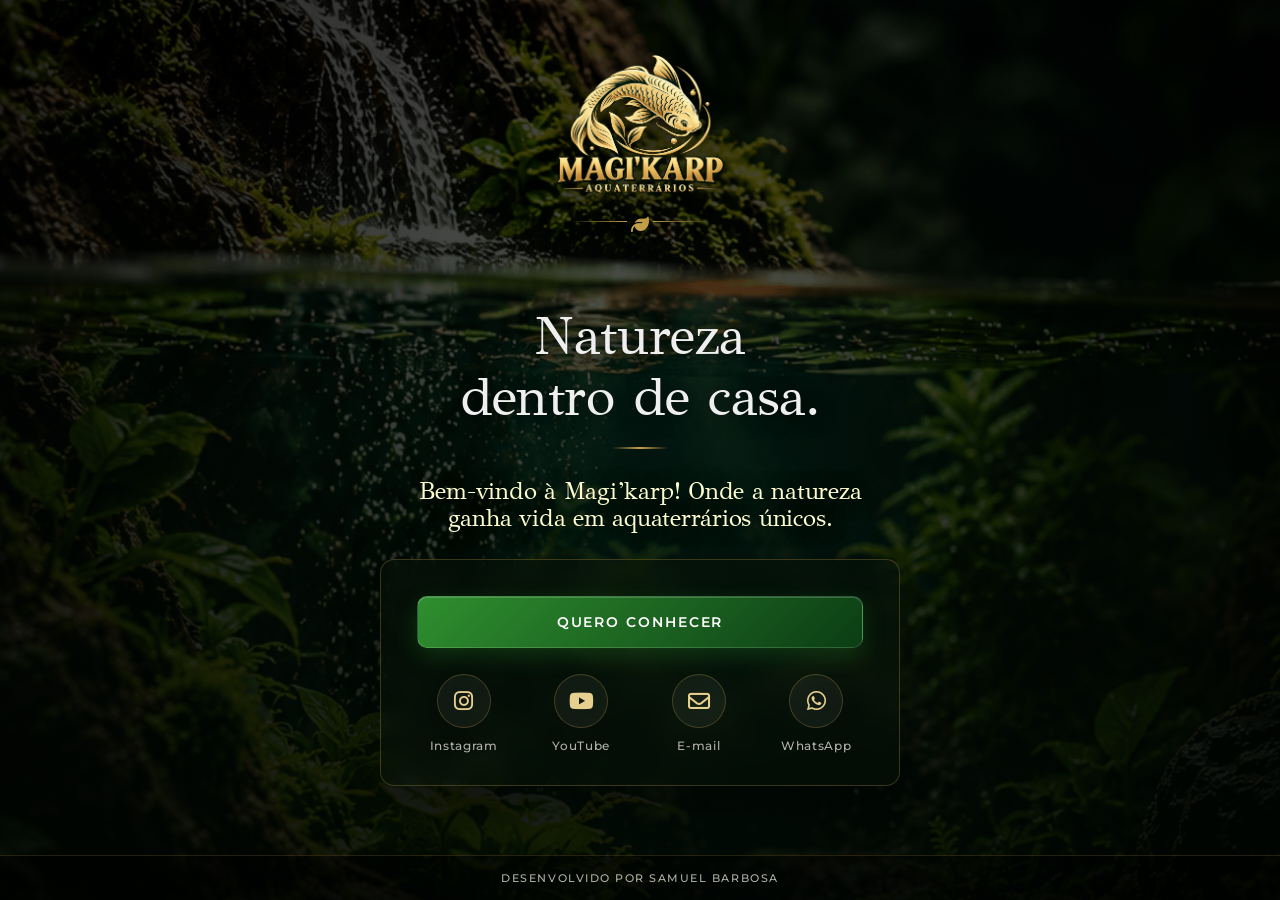
<file: index.html>
<html lang="pt-BR">
<head> 

    <!-- =========================================
         CONFIGURACIÓN BÁSICA
    ========================================== -->

    <meta charset="UTF-8">
    <meta 
        name="viewport" 
        content="width=device-width, initial-scale=1.0">

    <title>Magi'Karp | Aquaterrários</title>
    <meta
        name="description"
        content="Projetos exclusivos de aquaterrários, terrários e biótopos naturais, feitos com paixão."
    >
    <meta
        name="author"
        content="Magi'Karp"
    >
    <meta
        name="robots"
        content="index, follow"
    >
    <meta
        name="language"
        content="pt-BR"
    >
    <!-- =========================================
         URL CANÓNICA
    ========================================== -->

    <link
        rel="canonical"
        href="https://samuelldejesus.github.io/MagiKarp-card.sb/"
    >


    <!-- =========================================
         COLOR DEL NAVEGADOR / MÓVIL
    ========================================== -->

    <meta
        name="theme-color"
        content="#0d0d0d"
    >

    <meta
        name="color-scheme"
        content="dark light"
    >


    <!-- =========================================
         FAVICON
    ========================================== -->

    <link
        rel="icon"
        type="image/png"
        href="img/favicon.png"
    >

    <link
        rel="apple-touch-icon"
        href="img/apple-touch-icon.png"
    >


    <!-- =========================================
         OPEN GRAPH
         Para WhatsApp, Facebook, LinkedIn, etc.
    ========================================== -->

    <meta
        property="og:type"
        content="website"
    >

    <meta
        property="og:title"
        content="Magi'Karp | Aquaterrários"
    >

    <meta
        property="og:description"
        content="Aquaterrários con vida e personalidade"
    >

    <meta
        property="og:url"
        content="https://samuelldejesus.github.io/MagiKarp-card.sb/"
    >

    <meta
        property="og:image"
        content="https://samuelldejesus.github.io/MagiKarp-card.sb/img/preview.jpg"
    >

    <meta
        property="og:image:alt"
        content="Magi'Karp - Aquaterrários"
    >

    <meta
        property="og:locale"
        content="pt-BR"
    >

    <meta
        property="og:site_name"
        content="Magi'Karp | Aquaterrários"
    >


    <!-- =========================================
         TWITTER / X
    ========================================== -->

    <meta
        name="twitter:card"
        content="summary_large_image"
    >

    <meta
        name="twitter:title"
        content="Magi'Karp | Aquaterrários"
    >

    <meta
        name="twitter:description"
        content="Aquaterrários com vida e personalidade."
    >

    <meta
        name="twitter:image"
        content="https://samuelldejesus.github.io/MagiKarp-card.sb/img/preview.jpg"
    >

    <meta
        name="twitter:image:alt"
        content="Magi'Karp | Aquaterrários"
    >


    <!-- =========================================
         FUENTES
    ========================================== -->

    <link
        rel="preconnect"
        href="https://fonts.googleapis.com"
    >

    <link
        rel="preconnect"
        href="https://fonts.gstatic.com"
        crossorigin
    >

    <link
        href="https://fonts.googleapis.com/css2?family=Montserrat:wght@300;400;500;600;700&display=swap"
        rel="stylesheet"
    >


    <!-- =========================================
         ICONOS
    ========================================== -->

    <link
        rel="stylesheet"
        href="https://cdnjs.cloudflare.com/ajax/libs/font-awesome/6.7.2/css/all.min.css"
    >


    <!-- =========================================
         CSS
    ========================================== -->

    <link href="https://cdn.jsdelivr.net/npm/bootstrap@5.0.2/dist/css/bootstrap.min.css" rel="stylesheet" integrity="sha384-EVSTQN3/azprG1Anm3QDgpJLIm9Nao0Yz1ztcQTwFspd3yD65VohhpuuCOmLASjC" crossorigin="anonymous">

    <link
        rel="stylesheet"
        href="style.css"
    >
    <link rel="stylesheet" href="stylessheet.css">

</head>
<body>
    
        <div class="contenedor-principal card">

            <header>
                <div class="container mb-5">
                    <div class="row justify-content-end justify-content-lg-center">

                        <section class="col-auto">
                            <div class="caja-logo text-center mt-3 me-3">
                                <img src="img/Logotipo.png" alt="logotipo de magi'karp">
                            
                                <div class="f-ico d-flex align-items-center justify-content-center gap-1">
                                
                                    <div class="linea-1"></div>
                                    <i class="fa-solid fa-leaf dorado mt-2"></i>
                                    <div class="linea-2"></div>
                                
                                </div>
                            </div>
                        </section>
                    </div>
                </div>
            </header>
            
            <main>

                <h1>Natureza dentro de casa.</h1>
                <p>Bem-vindo à Magi’karp! Onde a natureza ganha vida em aquaterrários únicos.</p>
                
                <section class="contactos">

                    <div class="container">

                        <div class="row ">
                            <div class="col">
                                <div class="d-flex align-items-center justify-content-center">
                                    <a href="pages/inicio.html"
                                        target="_blank"
                                        rel="noopener noreferrer"
                                        class=" btn-orcamento d-flex justify-content-around align-items-center">

                        
                                        <span>Quero conhecer</span>
                                    </a>
                                </div>
                            </div>
                        </div>

                        <div class="row">

                            <div class="col-3 col-md-3 col-lg-3">

                                <div class="caja-contato">
                                    <a href="https://www.instagram.com/aquaterrarios_magikarp/"
                                        target="_blank"
                                        rel="noopener noreferrer"
                                        class="">

                                        <i class="fa-brands fa-instagram"></i>
                                        <span>Instagram</span>
                                    </a>
                                </div>

                            </div>

                            <div class="col-3 col-md-3 col-lg-3">
                                
                                <div class="caja-contato">
                                    <a href="https://www.youtube.com/@aquaterrarios_magikarp"
                                        target="_blank"
                                        rel="noopener noreferrer"
                                        class="">

                                        <i class="fa-brands fa-youtube"></i>
                                        <span>YouTube</span>

                                    </a>
                                </div>

                            </div>

                            <div class="col-3 col-md-3 col-lg-3">

                                <div class="caja-contato">
                                    <a href="mailto:trabalhoeconfortooficial@gmail?subject=Solicitar%20informaci%C3%B3n&body=Hola,%20me%20gustar%C3%ADa%20recibir%20m%C3%A1s%20informaci%C3%B3n%20sobre%20vuestros%20servicios."
                                        target="_blank"
                                        rel="noopener noreferrer"
                                        class="">

                                        <i class="fa-regular fa-envelope"></i>
                                        <span>E-mail</span>
                                    </a>
                                </div>

                            </div>

                            <div class="col-3 col-md-3 col-lg-3">

                                <div class="caja-contato">
                                    <a href="https://wa.me/5561992721948?text=Olá!%20Gostaria%20de%20solicitar%20um%20orçamento%20personalizado.%20"
                                        target="_blank"
                                        rel="noopener noreferrer"
                                        class="">

                                        <i class="fa-brands fa-whatsapp"></i>
                                        <span>WhatsApp</span>
                                    </a>
                                </div>

                            </div>

                        </div>

                    </div>

                </section>

            </main>

            <footer>

                <div class="container-fluid">
                    <div class="row">
                        <div class="f-ico d-flex align-items-center justify-content-center gap-2">

                        </div>
                        <a class="dev" href="https://www.instagram.com/samuell_dev/" target="_blank" rel="noopener noreferrer">Desenvolvido por Samuel Barbosa</a>

                    </div>
                </div>

            </footer>

        </div>

<script src="https://cdn.jsdelivr.net/npm/bootstrap@5.0.2/dist/js/bootstrap.bundle.min.js" integrity="sha384-MrcW6ZMFYlzcLA8Nl+NtUVF0sA7MsXsP1UyJoMp4YLEuNSfAP+JcXn/tWtIaxVXM" crossorigin="anonymous"></script>
</body>
</html>
</file>
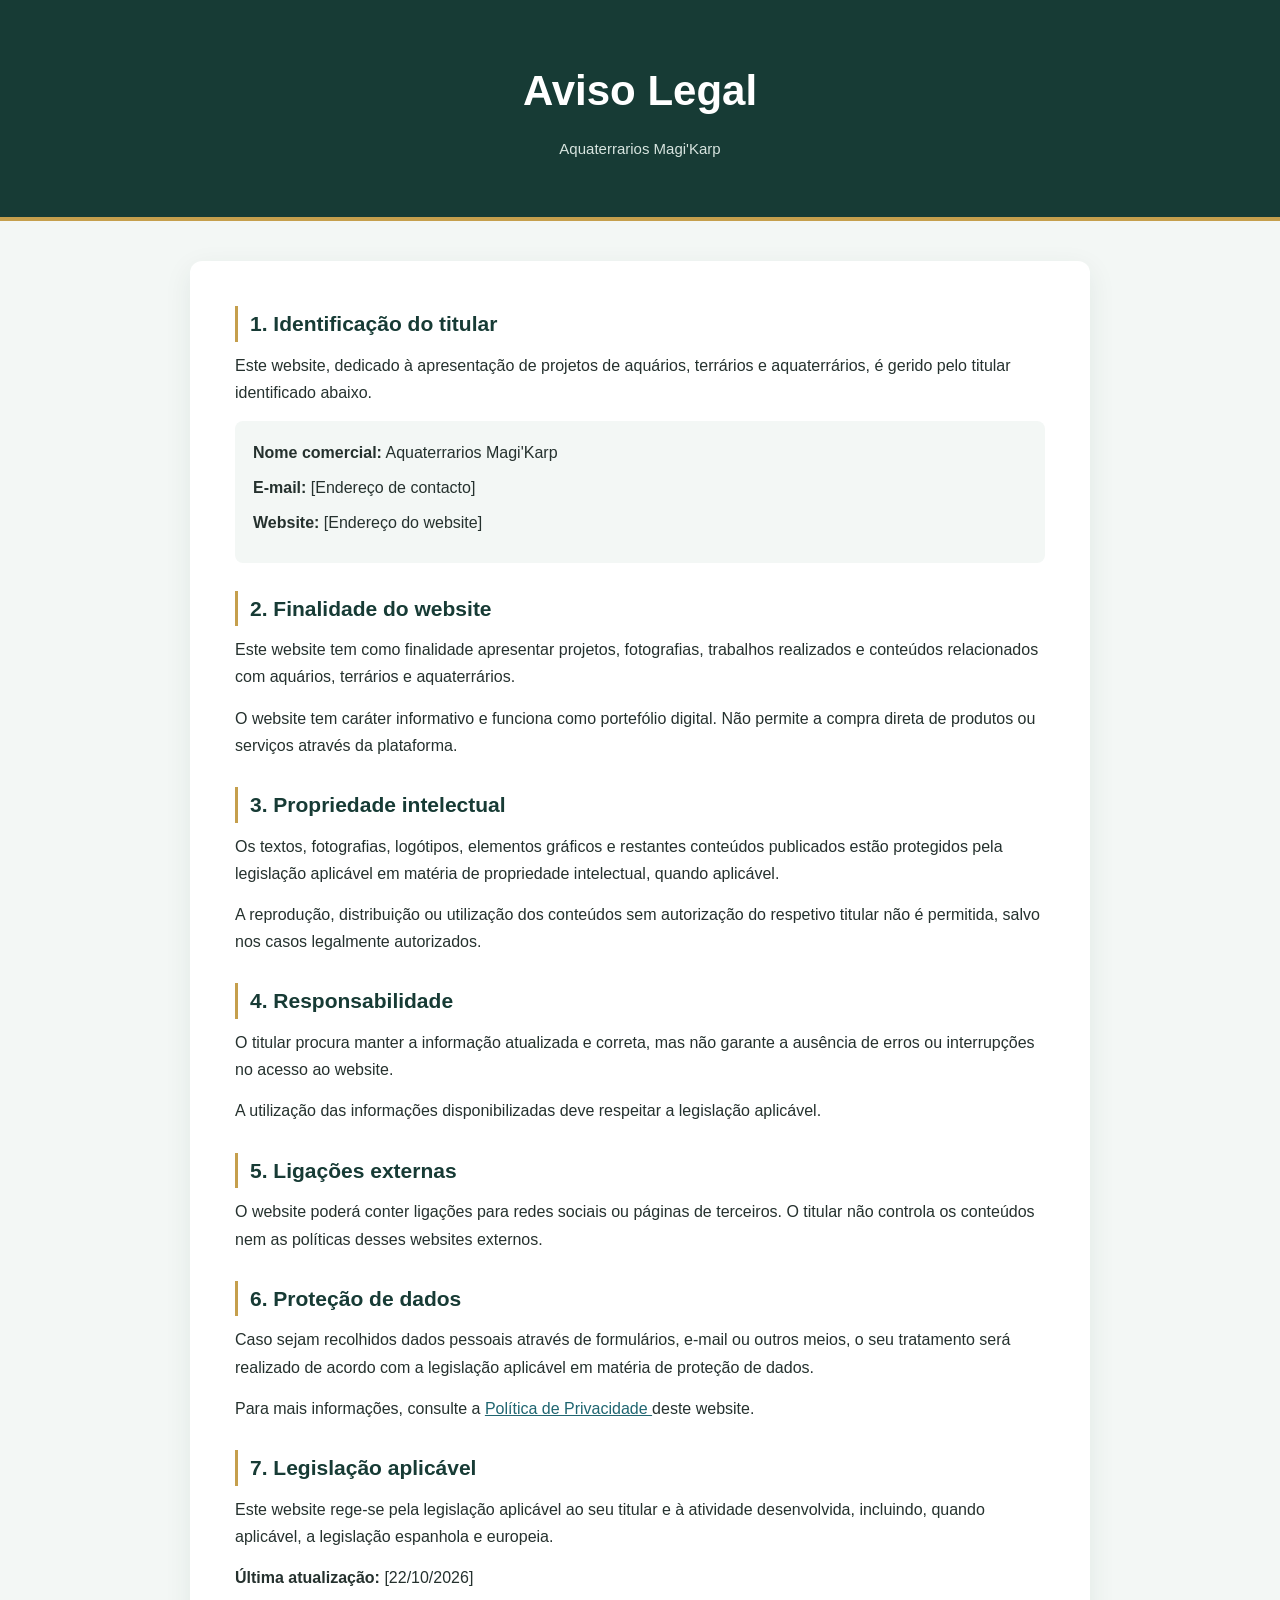
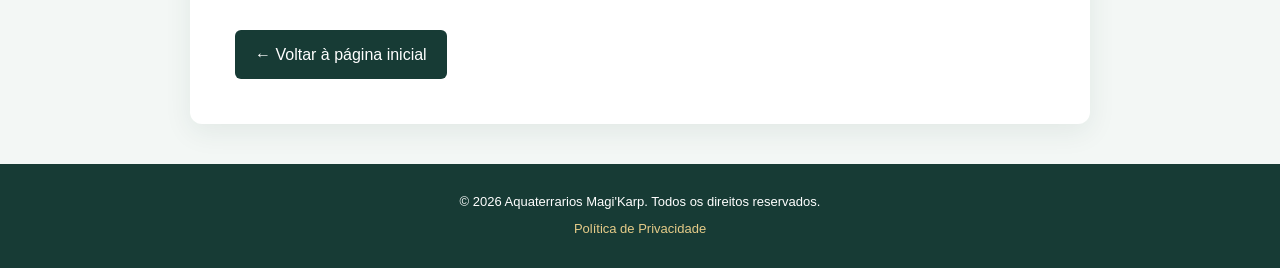
<file: pages/aviso_legal.html>
<!DOCTYPE html>
<html lang="pt-PT">

<head>
    <meta charset="UTF-8">
    <meta name="viewport" content="width=device-width, initial-scale=1.0">

    <meta name="robots" content="index, follow">
    <meta name="description"
        content="Aviso legal do website Aquaterrarios Magi'Karp.">

    <title>Aviso Legal | Aquaterrarios Magi'Karp</title>

    <style>
        :root {
            --verde: #173b35;
            --verde-claro: #1f6570;
            --dourado: #c59f4d;
            --fundo: #f3f7f5;
            --texto: #25312e;
            --branco: #ffffff;
        }

        * {
            margin: 0;
            padding: 0;
            box-sizing: border-box;
        }

        html {
            scroll-behavior: smooth;
        }

        body {
            font-family: Arial, Helvetica, sans-serif;
            background: var(--fundo);
            color: var(--texto);
            line-height: 1.7;
        }

        header {
            background: var(--verde);
            color: var(--branco);
            text-align: center;
            padding: 55px 20px;
            border-bottom: 4px solid var(--dourado);
        }

        header h1 {
            font-size: clamp(28px, 5vw, 42px);
            margin-bottom: 10px;
        }

        header p {
            color: #d7e4df;
            font-size: 15px;
        }

        main {
            width: min(900px, 92%);
            margin: 40px auto;
            background: var(--branco);
            padding: clamp(22px, 5vw, 45px);
            border-radius: 12px;
            box-shadow: 0 8px 28px rgba(23, 59, 53, 0.08);
        }

        main h2 {
            color: var(--verde);
            font-size: 21px;
            margin: 28px 0 10px;
            padding-left: 12px;
            border-left: 3px solid var(--dourado);
        }

        main h2:first-child {
            margin-top: 0;
        }

        main p {
            margin-bottom: 14px;
        }

        main a {
            color: var(--verde-claro);
            overflow-wrap: anywhere;
        }

        .dados {
            background: var(--fundo);
            padding: 18px;
            border-radius: 8px;
            margin: 15px 0;
        }

        .dados p {
            margin-bottom: 8px;
        }

        .aviso {
            background: #fff9e9;
            border-left: 4px solid var(--dourado);
            padding: 15px;
            margin-top: 25px;
            font-size: 14px;
        }

        .voltar {
            display: inline-block;
            margin-top: 25px;
            padding: 11px 20px;
            background: var(--verde);
            color: var(--branco);
            text-decoration: none;
            border-radius: 6px;
            transition: background 0.2s ease;
        }

        .voltar:hover {
            background: var(--verde-claro);
        }

        footer {
            background: var(--verde);
            color: var(--branco);
            text-align: center;
            padding: 22px 15px;
            font-size: 13px;
        }

        footer p {
            margin: 5px 0;
        }

        footer a {
            color: #e5cb88;
            text-decoration: none;
        }

        footer a:hover {
            text-decoration: underline;
        }

        @media (max-width: 600px) {
            header {
                padding: 40px 15px;
            }

            main {
                margin: 22px auto;
                padding: 22px 18px;
            }

            main h2 {
                font-size: 19px;
            }
        }
    </style>
</head>

<body>

    <header>
        <h1>Aviso Legal</h1>
        <p>Aquaterrarios Magi'Karp</p>
    </header>

    <main>

        <h2>1. Identificação do titular</h2>

        <p>
            Este website, dedicado à apresentação de projetos de
            aquários, terrários e aquaterrários, é gerido pelo titular
            identificado abaixo.
        </p>

        <div class="dados">
            <p><strong>Nome comercial:</strong> Aquaterrarios Magi'Karp</p>
            <p><strong>E-mail:</strong> [Endereço de contacto]</p>
            <p><strong>Website:</strong> [Endereço do website]</p>
        </div>

        <h2>2. Finalidade do website</h2>

        <p>
            Este website tem como finalidade apresentar projetos,
            fotografias, trabalhos realizados e conteúdos relacionados
            com aquários, terrários e aquaterrários.
        </p>

        <p>
            O website tem caráter informativo e funciona como portefólio
            digital. Não permite a compra direta de produtos ou serviços
            através da plataforma.
        </p>

        <h2>3. Propriedade intelectual</h2>

        <p>
            Os textos, fotografias, logótipos, elementos gráficos e
            restantes conteúdos publicados estão protegidos pela
            legislação aplicável em matéria de propriedade intelectual,
            quando aplicável.
        </p>

        <p>
            A reprodução, distribuição ou utilização dos conteúdos sem
            autorização do respetivo titular não é permitida, salvo
            nos casos legalmente autorizados.
        </p>

        <h2>4. Responsabilidade</h2>

        <p>
            O titular procura manter a informação atualizada e correta,
            mas não garante a ausência de erros ou interrupções no
            acesso ao website.
        </p>

        <p>
            A utilização das informações disponibilizadas deve respeitar
            a legislação aplicável.
        </p>

        <h2>5. Ligações externas</h2>

        <p>
            O website poderá conter ligações para redes sociais ou
            páginas de terceiros. O titular não controla os conteúdos
            nem as políticas desses websites externos.
        </p>

        <h2>6. Proteção de dados</h2>

        <p>
            Caso sejam recolhidos dados pessoais através de formulários,
            e-mail ou outros meios, o seu tratamento será realizado de
            acordo com a legislação aplicável em matéria de proteção
            de dados.
        </p>

        <p>
            Para mais informações, consulte a
            <a href="politica-privacidade.html">
                Política de Privacidade
            </a>
            deste website.
        </p>

        <h2>7. Legislação aplicável</h2>

        <p>
            Este website rege-se pela legislação aplicável ao seu
            titular e à atividade desenvolvida, incluindo, quando
            aplicável, a legislação espanhola e europeia.
        </p>

        <p>
            <strong>Última atualização:</strong> [22/10/2026]
        </p>

        <a class="voltar" href="../index.html">
            ← Voltar à página inicial
        </a>

    </main>

    <footer>
        <p>
            &copy; 2026 Aquaterrarios Magi'Karp.
            Todos os direitos reservados.
        </p>

        <p>
            <a href="politica-privacidade.html">Política de Privacidade</a>
        </p>
        
    </footer>

</body>
</html>
</file>
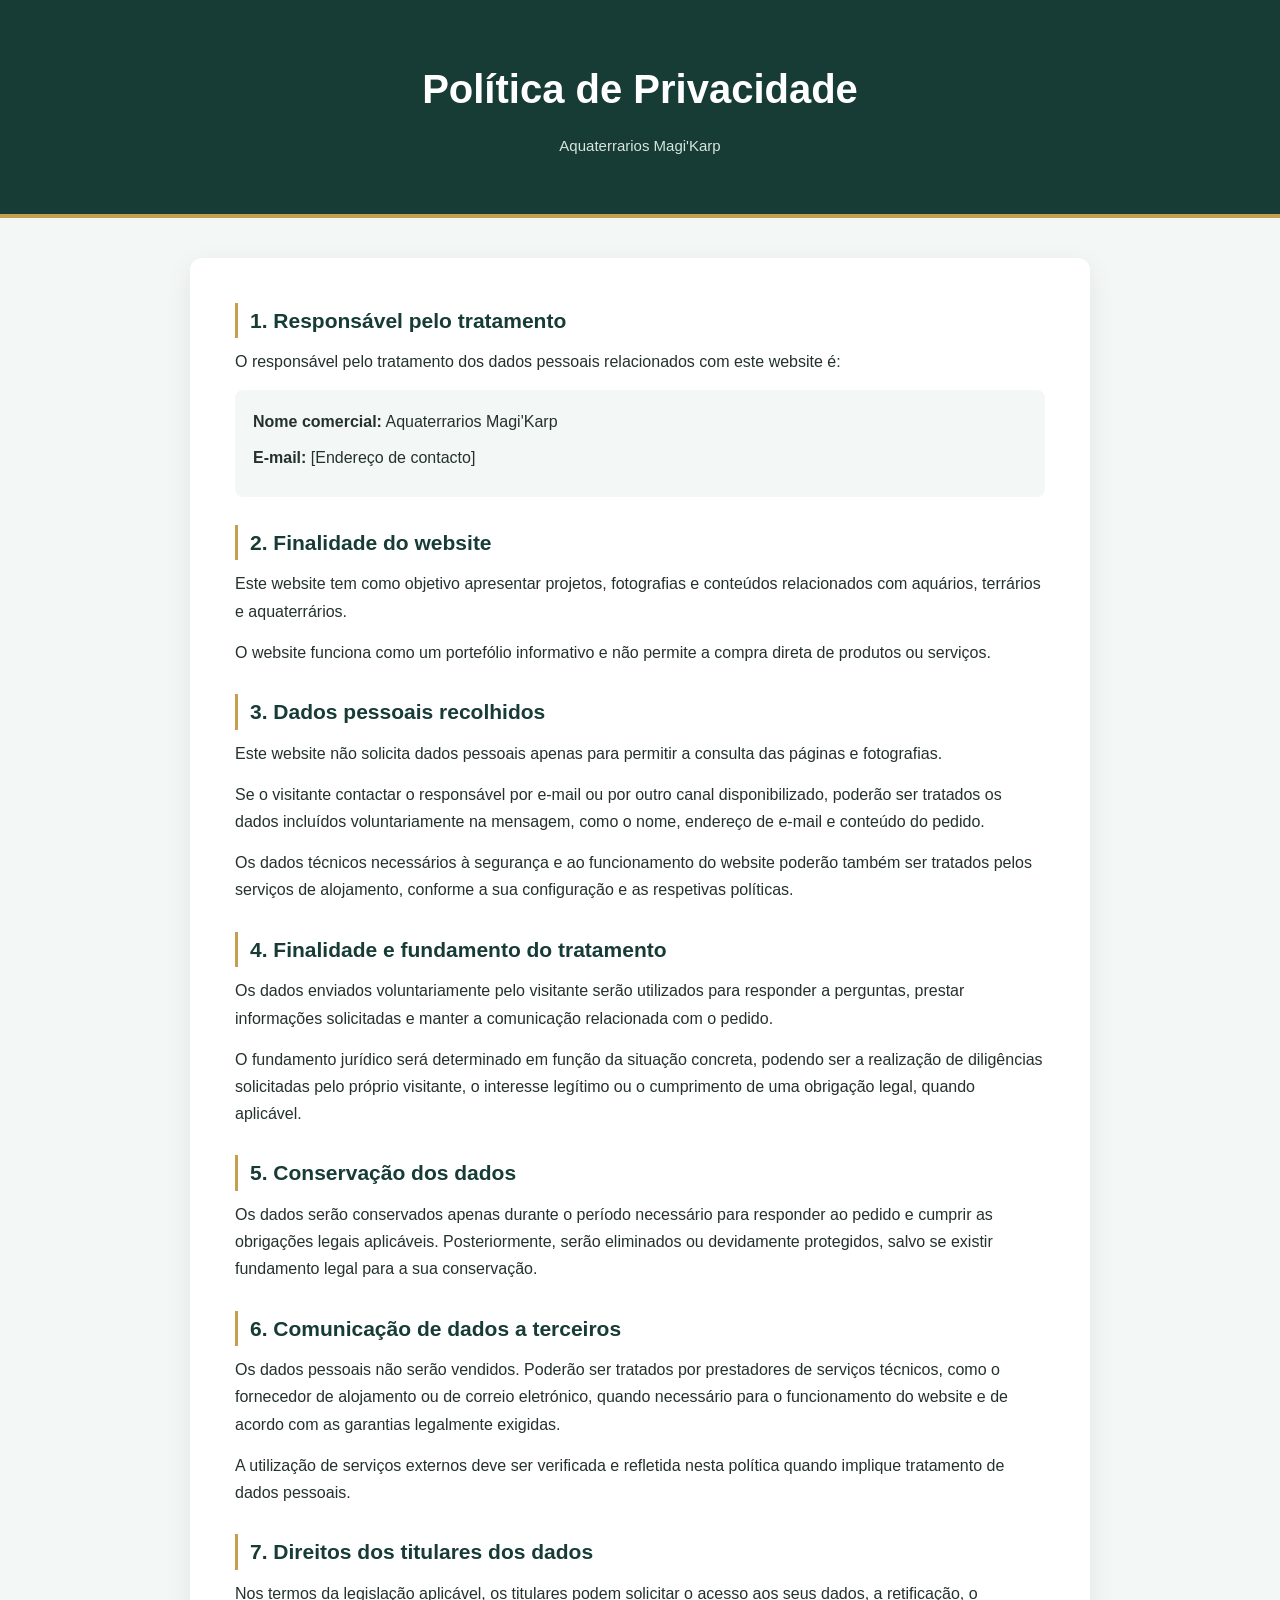
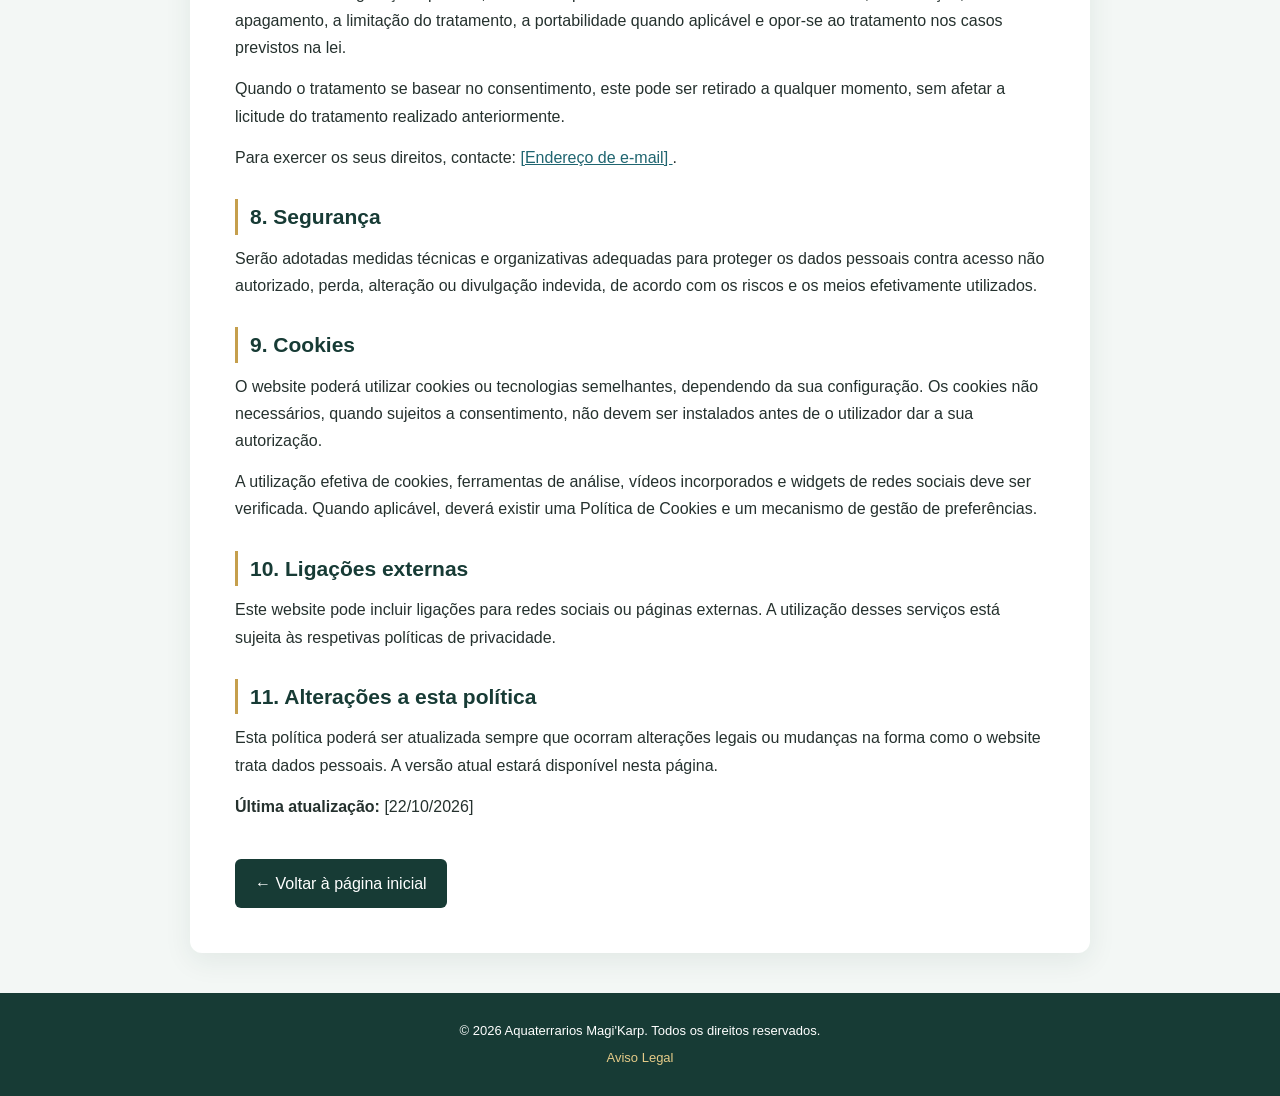
<file: pages/politica-privacidade.html>
<!DOCTYPE html>
<html lang="pt-PT">

<head>
    <meta charset="UTF-8">
    <meta name="viewport" content="width=device-width, initial-scale=1.0">

    <meta name="robots" content="index, follow">
    <meta name="description"
        content="Política de Privacidade e Proteção de Dados da Aquaterrarios Magi'Karp.">

    <title>Política de Privacidade | Aquaterrarios Magi'Karp</title>

    <style>
        :root {
            --verde: #173b35;
            --verde-claro: #1f6570;
            --dourado: #c59f4d;
            --fundo: #f3f7f5;
            --texto: #25312e;
            --branco: #ffffff;
        }

        * {
            margin: 0;
            padding: 0;
            box-sizing: border-box;
        }

        html {
            scroll-behavior: smooth;
        }

        body {
            font-family: Arial, Helvetica, sans-serif;
            background: var(--fundo);
            color: var(--texto);
            line-height: 1.7;
        }

        header {
            background: var(--verde);
            color: var(--branco);
            text-align: center;
            padding: 55px 20px;
            border-bottom: 4px solid var(--dourado);
        }

        header h1 {
            font-size: clamp(27px, 5vw, 40px);
            margin-bottom: 10px;
        }

        header p {
            color: #d7e4df;
            font-size: 15px;
        }

        main {
            width: min(900px, 92%);
            margin: 40px auto;
            background: var(--branco);
            padding: clamp(22px, 5vw, 45px);
            border-radius: 12px;
            box-shadow: 0 8px 28px rgba(23, 59, 53, 0.08);
        }

        main h2 {
            color: var(--verde);
            font-size: 21px;
            margin: 28px 0 10px;
            padding-left: 12px;
            border-left: 3px solid var(--dourado);
        }

        main h2:first-child {
            margin-top: 0;
        }

        main p {
            margin-bottom: 14px;
        }

        main a {
            color: var(--verde-claro);
            overflow-wrap: anywhere;
        }

        .dados {
            background: var(--fundo);
            padding: 18px;
            border-radius: 8px;
            margin: 15px 0;
        }

        .dados p {
            margin-bottom: 8px;
        }

        .aviso {
            background: #fff9e9;
            border-left: 4px solid var(--dourado);
            padding: 15px;
            margin-top: 25px;
            font-size: 14px;
        }

        .voltar {
            display: inline-block;
            margin-top: 25px;
            padding: 11px 20px;
            background: var(--verde);
            color: var(--branco);
            text-decoration: none;
            border-radius: 6px;
            transition: background 0.2s ease;
        }

        .voltar:hover {
            background: var(--verde-claro);
        }

        footer {
            background: var(--verde);
            color: var(--branco);
            text-align: center;
            padding: 22px 15px;
            font-size: 13px;
        }

        footer p {
            margin: 5px 0;
        }

        footer a {
            color: #e5cb88;
            text-decoration: none;
        }

        footer a:hover {
            text-decoration: underline;
        }

        @media (max-width: 600px) {
            header {
                padding: 40px 15px;
            }

            main {
                margin: 22px auto;
                padding: 22px 18px;
            }

            main h2 {
                font-size: 19px;
            }
        }
    </style>
</head>

<body>

    <header>
        <h1>Política de Privacidade</h1>
        <p>Aquaterrarios Magi'Karp</p>
    </header>

    <main>

        <h2>1. Responsável pelo tratamento</h2>

        <p>
            O responsável pelo tratamento dos dados pessoais relacionados
            com este website é:
        </p>

        <div class="dados">
            <p><strong>Nome comercial:</strong> Aquaterrarios Magi'Karp</p>
            <p><strong>E-mail:</strong> [Endereço de contacto]</p>
        </div>

        <h2>2. Finalidade do website</h2>

        <p>
            Este website tem como objetivo apresentar projetos,
            fotografias e conteúdos relacionados com aquários,
            terrários e aquaterrários.
        </p>

        <p>
            O website funciona como um portefólio informativo e não
            permite a compra direta de produtos ou serviços.
        </p>

        <h2>3. Dados pessoais recolhidos</h2>

        <p>
            Este website não solicita dados pessoais apenas para
            permitir a consulta das páginas e fotografias.
        </p>

        <p>
            Se o visitante contactar o responsável por e-mail ou por
            outro canal disponibilizado, poderão ser tratados os dados
            incluídos voluntariamente na mensagem, como o nome,
            endereço de e-mail e conteúdo do pedido.
        </p>

        <p>
            Os dados técnicos necessários à segurança e ao funcionamento
            do website poderão também ser tratados pelos serviços de
            alojamento, conforme a sua configuração e as respetivas
            políticas.
        </p>

        <h2>4. Finalidade e fundamento do tratamento</h2>

        <p>
            Os dados enviados voluntariamente pelo visitante serão
            utilizados para responder a perguntas, prestar informações
            solicitadas e manter a comunicação relacionada com o pedido.
        </p>

        <p>
            O fundamento jurídico será determinado em função da situação
            concreta, podendo ser a realização de diligências solicitadas
            pelo próprio visitante, o interesse legítimo ou o cumprimento
            de uma obrigação legal, quando aplicável.
        </p>

        <h2>5. Conservação dos dados</h2>

        <p>
            Os dados serão conservados apenas durante o período
            necessário para responder ao pedido e cumprir as obrigações
            legais aplicáveis. Posteriormente, serão eliminados ou
            devidamente protegidos, salvo se existir fundamento legal
            para a sua conservação.
        </p>

        <h2>6. Comunicação de dados a terceiros</h2>

        <p>
            Os dados pessoais não serão vendidos. Poderão ser tratados
            por prestadores de serviços técnicos, como o fornecedor de
            alojamento ou de correio eletrónico, quando necessário para
            o funcionamento do website e de acordo com as garantias
            legalmente exigidas.
        </p>

        <p>
            A utilização de serviços externos deve ser verificada e
            refletida nesta política quando implique tratamento de
            dados pessoais.
        </p>

        <h2>7. Direitos dos titulares dos dados</h2>

        <p>
            Nos termos da legislação aplicável, os titulares podem
            solicitar o acesso aos seus dados, a retificação, o
            apagamento, a limitação do tratamento, a portabilidade
            quando aplicável e opor-se ao tratamento nos casos previstos
            na lei.
        </p>

        <p>
            Quando o tratamento se basear no consentimento, este pode
            ser retirado a qualquer momento, sem afetar a licitude do
            tratamento realizado anteriormente.
        </p>

        <p>
            Para exercer os seus direitos, contacte:
            <a href="mailto:[EMAIL-DE-CONTACTO]">
                [Endereço de e-mail]
            </a>.
        </p>

        <h2>8. Segurança</h2>

        <p>
            Serão adotadas medidas técnicas e organizativas adequadas
            para proteger os dados pessoais contra acesso não autorizado,
            perda, alteração ou divulgação indevida, de acordo com os
            riscos e os meios efetivamente utilizados.
        </p>

        <h2>9. Cookies</h2>

        <p>
            O website poderá utilizar cookies ou tecnologias semelhantes,
            dependendo da sua configuração. Os cookies não necessários,
            quando sujeitos a consentimento, não devem ser instalados
            antes de o utilizador dar a sua autorização.
        </p>

        <p>
            A utilização efetiva de cookies, ferramentas de análise,
            vídeos incorporados e widgets de redes sociais deve ser
            verificada. Quando aplicável, deverá existir uma Política
            de Cookies e um mecanismo de gestão de preferências.
        </p>

        <h2>10. Ligações externas</h2>

        <p>
            Este website pode incluir ligações para redes sociais ou
            páginas externas. A utilização desses serviços está sujeita
            às respetivas políticas de privacidade.
        </p>

        <h2>11. Alterações a esta política</h2>

        <p>
            Esta política poderá ser atualizada sempre que ocorram
            alterações legais ou mudanças na forma como o website
            trata dados pessoais. A versão atual estará disponível
            nesta página.
        </p>

        <p>
            <strong>Última atualização:</strong> [22/10/2026]
        </p>


        <a class="voltar" href="../index.html">
            ← Voltar à página inicial
        </a>

    </main>

    <footer>
        <p>
            &copy; 2026 Aquaterrarios Magi'Karp.
            Todos os direitos reservados.
        </p>
        <p>
            <a href="aviso_legal.html">Aviso Legal</a>
        </p>
    </footer>

</body>
</html>
</file>
<file: style.css>
/* =========================================================
   MAGI'KARP | Aquaterrários
   Identidade: verde-floresta profundo + dourado discreto
   ========================================================= */

/* ---------- Fontes da marca (mantidas) ---------- */
@font-face {
    font-family: 'Tjiwidej Heritage Script';
    src: url('fonts/TjiwidejHeritageScript-Reg.eot');
    src: url('fonts/TjiwidejHeritageScript-Reg.eot?#iefix') format('embedded-opentype'),
        url('fonts/TjiwidejHeritageScript-Reg.woff2') format('woff2'),
        url('fonts/TjiwidejHeritageScript-Reg.woff') format('woff'),
        url('fonts/TjiwidejHeritageScript-Reg.ttf') format('truetype'),
        url('fonts/TjiwidejHeritageScript-Reg.svg#TjiwidejHeritageScript-Reg') format('svg');
    font-weight: normal;
    font-style: normal;
    font-display: swap;
}

@font-face {
    font-family: 'Tjiwidej Heritage Serif';
    src: url('fonts/TjiwidejHeritageSerif-Regular.eot');
    src: url('fonts/TjiwidejHeritageSerif-Regular.eot?#iefix') format('embedded-opentype'),
        url('fonts/TjiwidejHeritageSerif-Regular.woff2') format('woff2'),
        url('fonts/TjiwidejHeritageSerif-Regular.woff') format('woff'),
        url('fonts/TjiwidejHeritageSerif-Regular.ttf') format('truetype'),
        url('fonts/TjiwidejHeritageSerif-Regular.svg#TjiwidejHeritageSerif-Regular') format('svg');
    font-weight: normal;
    font-style: normal;
    font-display: swap;
}


/* =========================================================
   VARIÁVEIS (mude as cores da marca aqui)
   ========================================================= */
:root {
    --verde-900: #031507;
    --verde-700: #0b3d14;
    --verde-500: #2f8f2f;
    --verde-400: #3fae3f;

    --ouro-500: #c9a24a;
    --ouro-300: #e6cf8f;
    --ouro-700: #8a6d27;

    --texto: #f4f1e8;
    --texto-suave: rgba(244, 241, 232, 0.72);

    --vidro-bg: rgba(6, 18, 8, 0.55);
    --vidro-borda: rgba(201, 162, 74, 0.28);

    --fonte: 'Montserrat', 'Segoe UI', Roboto, Arial, sans-serif;
    --raio: 14px;
    --transicao: 0.25s ease;
}


/* =========================================================
   BASE
   ========================================================= */
*,
*::before,
*::after {
    box-sizing: border-box;
}

html {
    -webkit-text-size-adjust: 100%;
}

body {
    margin: 0;
    min-height: 100vh;
    min-height: 100dvh;
    font-family: var(--fonte);
    font-weight: 400;
    line-height: 1.5;
    color: var(--texto);
    background: var(--verde-900);
    -webkit-font-smoothing: antialiased;
    -moz-osx-font-smoothing: grayscale;
}

a {
    color: inherit;
    text-decoration: none;
    font-family: inherit;
}

p {
    font-family: var(--fonte);
}

/* Foco visível para teclado (acessibilidade) */
a:focus-visible {
    outline: 2px solid var(--ouro-300);
    outline-offset: 4px;
    border-radius: 6px;
}


/* =========================================================
   CONTENEDOR PRINCIPAL (fundo + camada escura)
   ========================================================= */
.contenedor-principal {
    position: relative;
    isolation: isolate;
    display: flex;
    flex-direction: column;
    width: 100%;
    min-height: 100vh;
    min-height: 100dvh;
    margin: 0;
    padding: 0;
    text-align: center;
    border: none;
    border-radius: 0;

    background-color: var(--verde-900);
    background-image: url(img/fundo.png);
    background-position: center;
    background-repeat: no-repeat;
    background-size: cover;
}

/* Camada escura em gradiente: garante leitura do texto */
.contenedor-principal::before {
    content: "";
    position: absolute;
    inset: 0;
    z-index: -1;
    background:
        radial-gradient(ellipse at 50% 40%, rgba(0, 0, 0, 0.15), rgba(0, 0, 0, 0.7) 85%),
        linear-gradient(to bottom, rgba(0, 0, 0, 0.55), rgba(3, 21, 7, 0.78));
}


/* =========================================================
   HEADER / LOGO
   ========================================================= */
.contenedor-principal header {
    padding-top: clamp(24px, 6vh, 56px);
}

/* Centraliza o logo em qualquer tela */
.contenedor-principal header .container {
    margin-bottom: 0 !important;
}

.contenedor-principal header .row {
    justify-content: center !important;
}

.caja-logo {
    margin: 0 !important;
}

.caja-logo img {
    display: block;
    width: clamp(120px, 34vw, 170px);
    height: auto;
    margin: 0 auto;
    filter: drop-shadow(0 6px 18px rgba(0, 0, 0, 0.55));
}

/* Divisor com folha */
.f-ico i {
    font-size: 18px;
    color: var(--ouro-500);
}

.caja-logo .f-ico {
    margin-top: 14px;
}

.dorado {
    color: var(--ouro-500);
}

.linea-1,
.linea-2 {
    width: 56px;
    height: 1px;
}

.linea-1 {
    background: linear-gradient(to left, var(--ouro-500), transparent);
}

.linea-2 {
    background: linear-gradient(to right, var(--ouro-500), transparent);
}

.linea-caja {
    width: 50px;
    height: 2px;
    margin: 0;
    padding: 0;
    background-color: var(--ouro-500);
    border-radius: 999px;
}


/* =========================================================
   MAIN
   ========================================================= */
.contenedor-principal main {
    flex: 1;
    display: flex;
    flex-direction: column;
    align-items: center;
    justify-content: center;
    padding: 24px 20px;
    animation: entrada 0.8s ease both;
}

h1 {

    max-width: 14ch;
    margin: 0 0 28px;
    font-family: 'gfs_didotregular', Arial, Helvetica, sans-serif;
    font-size: clamp(2rem, 6vw, 3.4rem);
    font-weight: 100;
    line-height: 1.12;
    letter-spacing: -0.01em;
    color: #efefef;
    text-wrap: balance;
    text-shadow: 0 2px 20px rgba(0, 0, 0, 0.6);
}

/* Linha dourada sob o título */
h1::after {
    content: "";
    display: block;
    width: 56px;
    height: 2px;
    margin: 22px auto 0;
    background: linear-gradient(to right, transparent, var(--ouro-500), transparent);
}


main p {
    max-width: 48ch;
    margin: 0 0 28px;
    font-family: 'gfs_didotregular', Arial, Helvetica, sans-serif;
    font-size: clamp(1.5rem, 4vw, 1.3rem);
    font-weight: 100;
    line-height: 1.12;
    letter-spacing: -0.01em;
    color: #fefcce;
    text-wrap: balance;
    text-shadow: 0 2px 20px rgba(0, 0, 0, 0.6);
}


/* =========================================================
   PAINEL DE CONTATOS (vidro)
   OBS: no HTML a classe é "contactos"; mantive as duas grafias
   ========================================================= */
.contactos,
.contatos {
    width: 100%;
    max-width: 520px;
    padding: 28px 20px 24px;
    background: var(--vidro-bg);
    border: 1px solid var(--vidro-borda);
    border-radius: var(--raio);
    box-shadow: 0 20px 50px rgba(0, 0, 0, 0.45);
    -webkit-backdrop-filter: blur(10px);
    backdrop-filter: blur(10px);
}

.contactos .container,
.contatos .container {
    padding-left: 0;
    padding-right: 0;
}


/* =========================================================
   BOTÃO PRINCIPAL
   ========================================================= */
.btn-orcamento {
    display: inline-flex;
    align-items: center;
    justify-content: center;
    width: 100%;
    margin: 0 0 26px;
    padding: 15px 24px;

    font-size: 0.85rem;
    font-weight: 600;
    letter-spacing: 0.14em;
    text-transform: uppercase;
    color: #fff;

    background: linear-gradient(135deg, var(--verde-500), var(--verde-700));
    border: 1px solid rgba(255, 255, 255, 0.14);
    border-radius: 10px;
    box-shadow:
        0 8px 22px rgba(47, 143, 47, 0.28),
        inset 0 1px 0 rgba(255, 255, 255, 0.18);

    transition:
        transform var(--transicao),
        box-shadow var(--transicao),
        filter var(--transicao);
}

.btn-orcamento:hover {
    color: #fff;
    filter: brightness(1.12);
    transform: translateY(-2px);
    box-shadow:
        0 12px 28px rgba(47, 143, 47, 0.4),
        inset 0 1px 0 rgba(255, 255, 255, 0.22);
}

.btn-orcamento:active {
    transform: translateY(0) scale(0.98);
}

.btn-orcamento i {
    font-size: 22px;
    color: #fff;
}


/* =========================================================
   ÍCONES DE CONTATO
   ========================================================= */
.caja-contato {
    height: 100%;
}

.caja-contato a {
    display: flex;
    flex-direction: column;
    align-items: center;
    justify-content: center;
    gap: 10px;
    transition: transform var(--transicao);
}

.caja-contato i {
    display: flex;
    align-items: center;
    justify-content: center;
    width: 54px;
    height: 54px;
    padding: 0;
    font-size: 22px;
    color: var(--ouro-300);

    background: rgba(255, 255, 255, 0.05);
    border: 1px solid var(--vidro-borda);
    border-radius: 50%;

    transition:
        background var(--transicao),
        border-color var(--transicao),
        color var(--transicao),
        box-shadow var(--transicao);
}

.caja-contato span {
    font-size: 0.72rem;
    font-weight: 500;
    letter-spacing: 0.06em;
    color: var(--texto-suave);
    transition: color var(--transicao);
}

.caja-contato a:hover {
    transform: translateY(-3px);
}

.caja-contato a:hover i {
    color: var(--verde-900);
    background: var(--ouro-500);
    border-color: var(--ouro-500);
    box-shadow: 0 8px 20px rgba(201, 162, 74, 0.35);
}

.caja-contato a:hover span {
    color: var(--texto);
}

.caja-contato a:active {
    transform: scale(0.94);
}


/* =========================================================
   FOOTER
   ========================================================= */
.contenedor-principal footer {
    margin-top: auto;
}

.contenedor-principal footer .container-fluid {
    padding: 0;
}

.contenedor-principal footer .row {
    margin: 0;
}

.dev {
    display: block;
    padding: 14px 16px;
    font-size: 0.68rem;
    font-weight: 500;
    letter-spacing: 0.14em;
    text-transform: uppercase;
    color: var(--texto-suave);
    background: rgba(0, 0, 0, 0.5);
    border-top: 1px solid rgba(201, 162, 74, 0.18);
    transition: color var(--transicao);
}

.dev:hover {
    color: var(--ouro-300);
}

.text-footer {
    letter-spacing: 0.1em;
}

footer img {
    width: 70px;
}


/* =========================================================
   ANIMAÇÃO (uma única entrada suave)
   ========================================================= */
@keyframes entrada {
    from {
        opacity: 0;
        transform: translateY(14px);
    }
    to {
        opacity: 1;
        transform: none;
    }
}

@media (prefers-reduced-motion: reduce) {
    .contenedor-principal main {
        animation: none;
    }

    * {
        transition-duration: 0.01ms !important;
    }
}


/* =========================================================
   RESPONSIVO
   ========================================================= */
@media (max-width: 460px) {
    .contactos,
    .contatos {
        padding: 22px 12px 18px;
    }

    .caja-contato i {
        width: 48px;
        height: 48px;
        font-size: 20px;
    }

    .caja-contato span {
        font-size: 0.66rem;
        letter-spacing: 0.03em;
    }

    h1 {
        max-width: 28ch;
        font-size: clamp(2.5rem, 6vw, 3.4rem);
        margin-bottom: 0;
    }

    
}

@media (min-width: 768px) {
    .contactos,
    .contatos {
        padding: 36px 36px 30px;
    }

    .btn-orcamento {
        width: 100%;
    }
}
</file>
<file: stylessheet.css>
/*! Generated by Font Squirrel (https://www.fontsquirrel.com) on November 21, 2026 */



@font-face {
    font-family: 'gfs_didotregular';
    src: url('fonts/gfsdidot-regular-webfont.eot');
    src: url('fonts/gfsdidot-regular-webfont.eot?#iefix') format('embedded-opentype'),
         url('fonts/gfsdidot-regular-webfont.woff2') format('woff2'),
         url('fonts/gfsdidot-regular-webfont.woff') format('woff'),
         url('fonts/gfsdidot-regular-webfont.ttf') format('truetype'),
         url('fonts/gfsdidot-regular-webfont.svg#gfs_didotregular') format('svg');
    font-weight: normal;
    font-style: normal;

}
</file>
